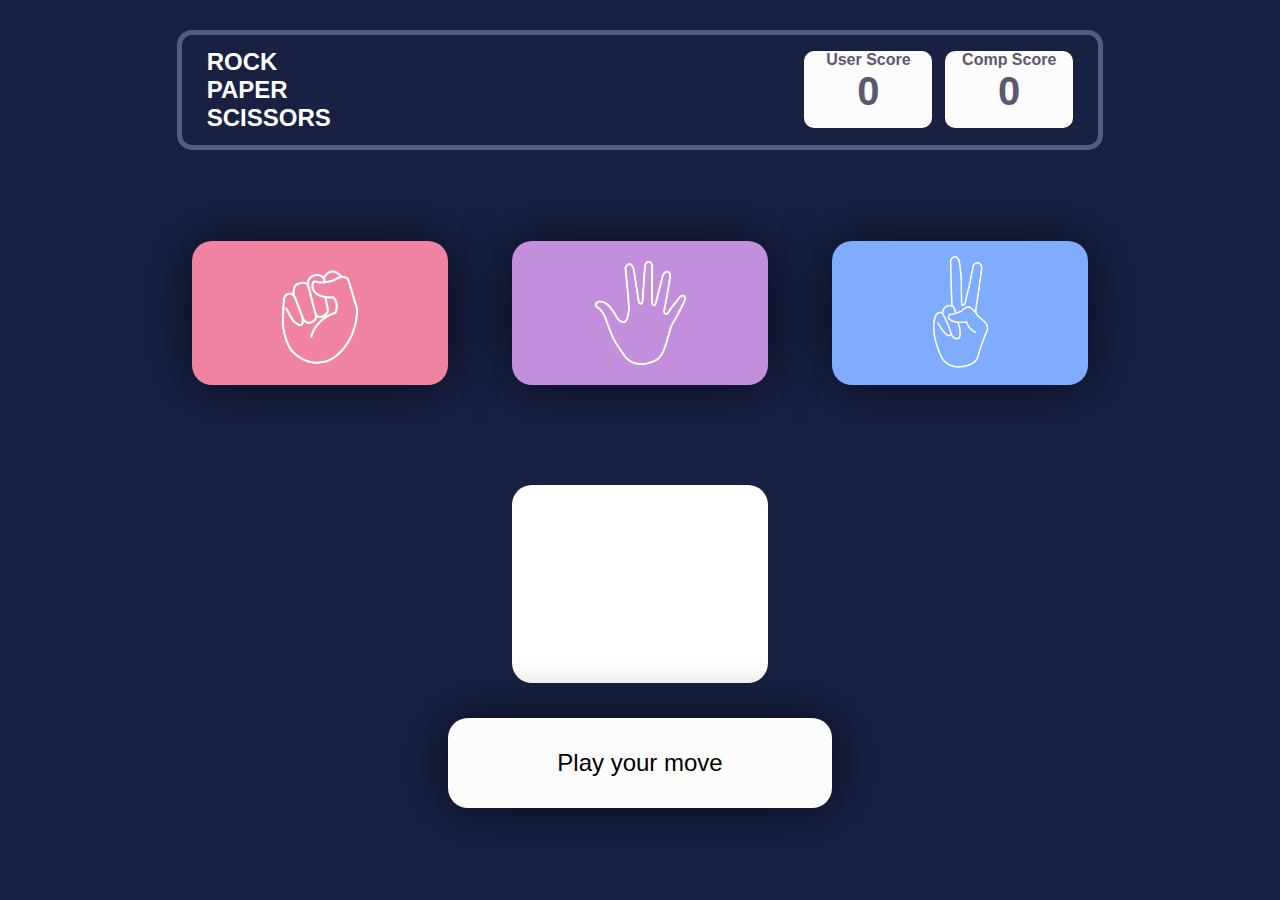
<file: StonePaperScissors/index.html>
<!DOCTYPE html>
<html lang="en">
<head>
    <meta charset="UTF-8">
    <meta name="viewport" content="width=device-width, initial-scale=1.0">
    <title>Rock Paper Scissors</title>
    <link rel="stylesheet" href="style.css">
</head>
<body>
    <main>
        <div class="head-box">
            <span class="name-container">
                <span>ROCK</span>
                <span>PAPER</span>
                <span>SCISSORS</span>
            </span>
            <div class="score-board">
                <span class="score">
                    <p>User Score</p>
                    <p class="points user-points">0</p>
                </span>
                <span class="score">
                    <p>Comp Score</p>
                    <p class="points comp-points">0</p>
                </span>
            </div>
        </div>
        <div class="game-body">
            <div class="choice" id="rock"><img src="images\rock.png" alt="rock"></div>
            <div class="choice" id="paper"><img src="images\paper.png" alt="paper"></div>
            <div class="choice" id="scissors"><img src="images\scissors.png" alt="scissors"></div>
        </div>
        <div class="comp-container">
            <div class="comp">
                
            </div>
        </div>
        <div class="board-conatiner">
            <div class="msg-board">
                <p class="msg">Play your move</p>
            </div>
        </div>
    </main>

    <script src="script.js"></script>
</body>
</html>
</file>
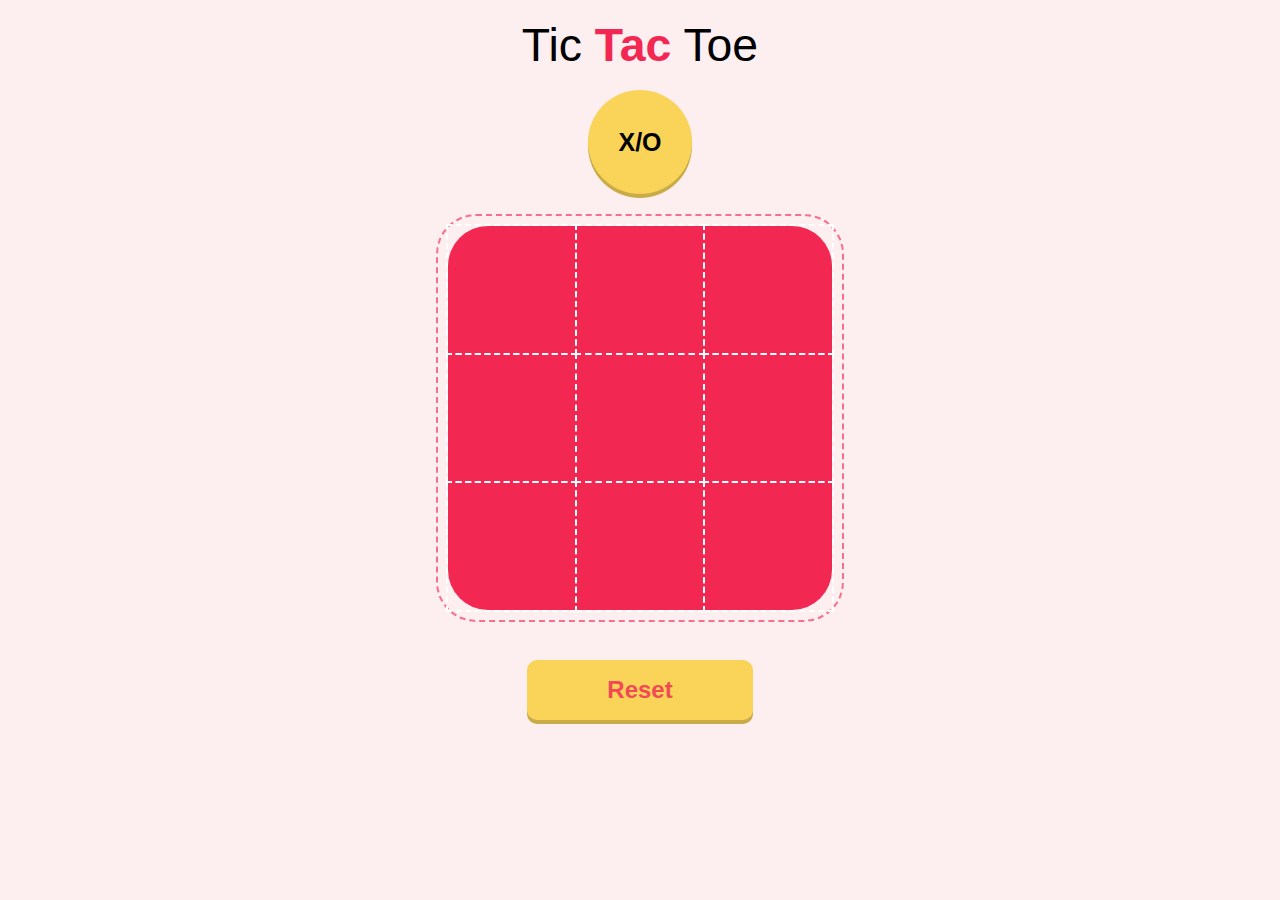
<file: Tic Tac Toe/index.html>
<!DOCTYPE html>
<html lang="en">

<head>
    <meta charset="UTF-8">
    <meta name="viewport" content="width=device-width, initial-scale=1.0">
    <title>Tic Tac Toe</title>
    <link rel="stylesheet" href="style.css">
</head>

<body>
    <main class="main">
        <div class="header">
            <span class="heading"><h1>Tic <b>Tac</b> Toe</h1></span>
            <span class="winner">X/O</span>
        </div>
        <div class="container">
            <div class="game">
                <button class="box"></button>
                <button class="box"></button>
                <button class="box"></button>
                <button class="box"></button>
                <button class="box"></button>
                <button class="box"></button>
                <button class="box"></button>
                <button class="box"></button>
                <button class="box"></button>
            </div>
        </div>
        <div class="reset">
            <button class="reset-btn">Reset</button>
        </div>
    </main>

    <script src="script.js"></script>
</body>

</html>
</file>
<file: StonePaperScissors/style.css>
*{
    margin: 0;
    padding: 0;
    font-family: sans-serif;
}
body{
    background-color: #182142;
}

/* Head box */
.head-box{
    width: 70vmax;
    height: 7vmax;
    margin: 30px auto;
    border: 5px solid #4e5e7f;
    border-radius: 15px;
    display: flex;
    gap: 37vw;
    align-items: center;
    justify-content: center;
    padding: 10px;

}
.name-container{
    display: flex;
    flex-direction: column;
}
.name-container span{
    color: white;
    font-size: 1.5rem;
    font-weight: 600;

}
.score{
    background-color: #fcfcfc;
    height: 6vw;
    width: 10vw;
    display: inline-block;
    border-radius: 10px;
    text-align: center;
    color: #5c586f;
    font-weight: 800;
}
.game-body{
    width: 50vw;
    height: 30vh;
    margin: auto;
    display: flex;
    justify-content: center;
    align-items: center;
    gap: 5vw;
}
.choice{
    cursor: pointer;
}
.choice img{
    width: 20vw;
    border-radius: 20px;
    box-shadow: 0px 0px 50px #090b1c;
}
.choice img:active{
    box-shadow: 0px 0px 25px #090b1c;
    animation: img 2s ease-in-out;
    transform: translateY(3px);
}
.points{
    font-size: 2.5rem;
}
.msg-board{
    background-color: #fcfcfc;
    height: 10vh;
    width: 30vw;
    display: flex;
    justify-content: center;
    align-items: center;
    font-size: 1.5rem;
    border-radius: 20px;
    box-shadow: 0px 0px 50px #090b1c;
}
.board-conatiner{
    display: flex;
    justify-content: center;
    align-items: center;
}
.score-board{
    display: flex;
    gap: 1vw;
}
.comp-container{
    display: flex;
    justify-content: center;
    align-items: center;
    padding: 35px;
}
.comp{
    background-position: center center;
    height: 22vh;
    width: 20vw;
    border-radius: 20px;
    background-color: #fff;
}
.rock{
    background-image: url(https://i.ytimg.com/vi/i5QZN8zJfwU/hqdefault.jpg);
}
.paper{
    background-image: url(https://encrypted-tbn0.gstatic.com/images?q=tbn:ANd9GcQ2rK0fqdCjNJuFM0W6L3Z0EoT7xVoEiEU_iQ&s);
}
.scissors{
    background-image: url([data-uri]);
}

/* media */
@media (max-width: 600px){
    .game-body {
        width: 89vw;
        flex-wrap: wrap;
        height: 33vh;
    }
    .comp{
        height: 20vh;
        width: 45vw;
    }
    .msg-board{
        width: 55vw;
    }
    .head-box {
        width: 39vmax;
        gap: 13vw;
    }
    .name-container span {
        font-size: 4vw;
    }
    .score {
        height: 17vw;
        width: 24vw;
        font-weight: 100;
    }
    .choice img {
        width: 42vw;
    }
}
</file>
<file: Tic Tac Toe/style.css>
*{
    margin: 0;
    padding: 0;
    font-family: sans-serif;
}
body{
    background-color: #fdeef0;
}

/* top topics */
.header{
    margin-bottom: 20px;
}
.heading {
    display: flex;
    justify-content: center;
    align-items: center;
    height: 10vh;
}
.winner{
    background-color: #f9d459;
    height: 5vw;
    width: 5vw;
    border-radius: 50%;
    margin: auto;
    padding: 20px;
    display: flex;
    justify-content: center;
    align-items: center;
    font-size: 25px;
    font-weight: 700;
    box-shadow: 0px 4px #c9ab48;
    text-align: center;
}
.heading h1{
    font-size: 2.9rem;
    font-weight: 500;
}
.heading h1 b{
    color: #F22853;
}

/* game container */
.container{
    border: 2px dashed #f66f8c;
    border-radius: 40px;
    width: 30vw;
    margin: auto;
    padding: 10px;
}
.game{
    background-color: #f22853;
    height: 30vw;
    width: 30vw;
    display: grid;
    grid-template-columns: repeat(3, 1fr);
    grid-template-rows: repeat(3, 1fr);
    gap: 2px;
    border-radius: 40px
}
.box{
    outline: white dashed 2px ;
    border: none;
    background: transparent;
    font-size: 4rem;
    font-weight: 800;
    color: #ffffff;
    cursor: pointer;
}

/* reset btn */
.reset{
    display: flex;
    justify-content: center;
    align-items: center;
    height: 15vh;
}
.reset-btn{
    border: none;
    padding: 1rem 5rem;
    border-radius: 10px;
    font-size: 1.5rem;
    background-color: #f9d459;
    color: #f34954;
    font-weight: 700;
    box-shadow: 0px 4px #c9ab48;
    cursor: pointer;
}

/* special effects */
.reset-btn:active{
    box-shadow: 0px 2px #c9ab48;
    animation: button 1s ease-in-out;
    transform: translateY(3px);
}

/* js class */

.new-winner{
    background-color: #7be382;
    box-shadow: 0px 4px #56B35C;
}
.new-main{
    background-color: #c1e9b5;
}

/* media */
@media (max-width: 810px){
    .container {
        width: 75vw;
    }
    .game {
        height: 69vw;
        width: 75vw;
    }
    .box {
        font-size: 3rem;
    }
    
}
</file>
